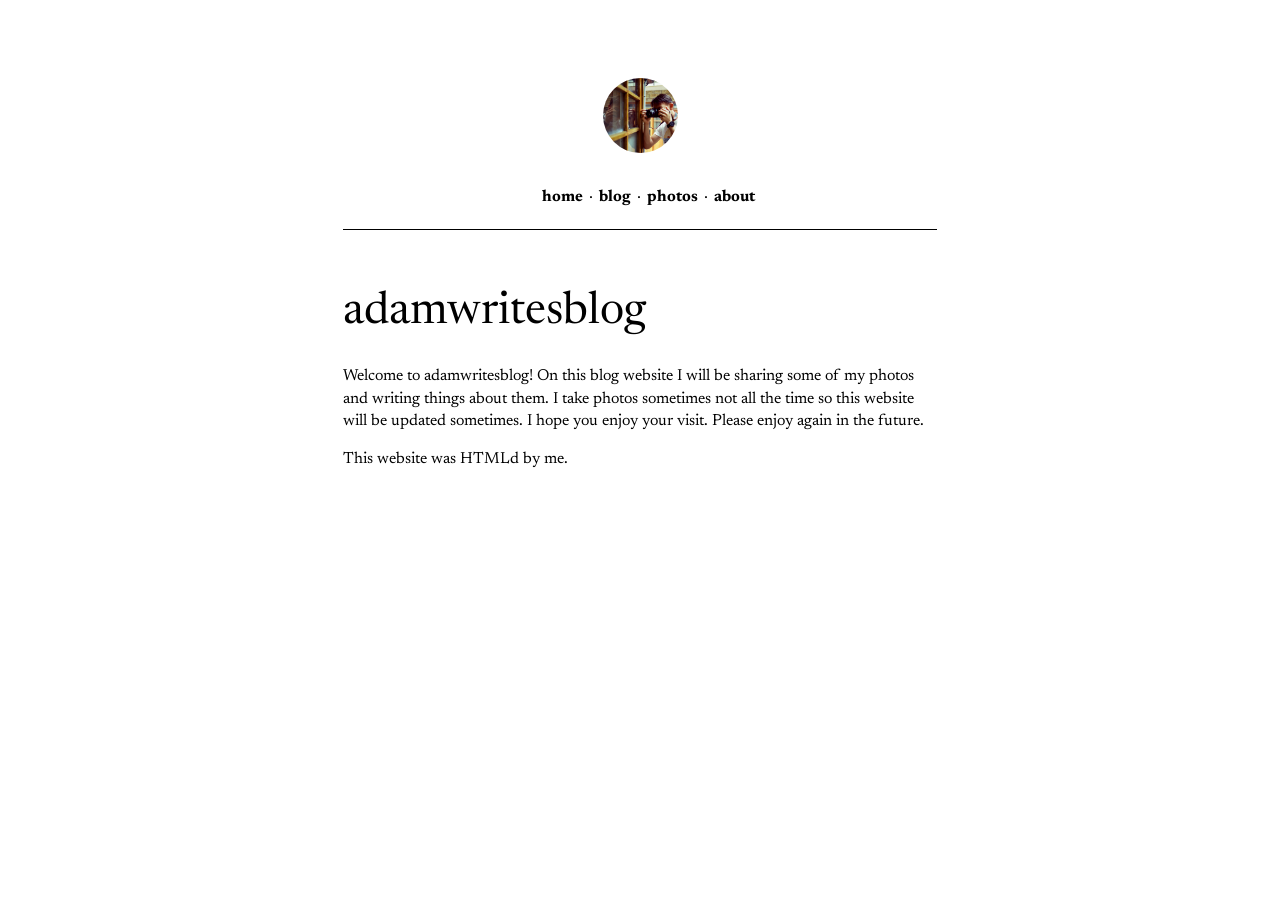
<file: index.html>
<!DOCTYPE HTML>
<html lang="en">
<head>
    <meta charset="utf-8">
    <meta name="viewport" content="width=device-width, initial-scale=1">
    <title>adamwritesblog</title>
    <link rel="stylesheet" href="style.css">
    <link rel="icon" href="favicon.ico">
</head>
<body>
    <div id="header-container">
    </div>
    <div id="content-container">
        <hr style="height:1px;background-color:black;border-width:0;">            
        <div id="main-container">
            <h1>adamwritesblog</h1>
            
            <p>
                Welcome to adamwritesblog! On this blog website I will be sharing some of my photos and writing things about them. I take photos sometimes not all the time so this website will be updated sometimes. I hope you enjoy your visit. Please enjoy again in the future.
            </p>

            <p>
                This website was HTMLd by me.
            </p>
        </div>
    </div>
    <script src="header.js"></script>
</body>
</html>
</file>
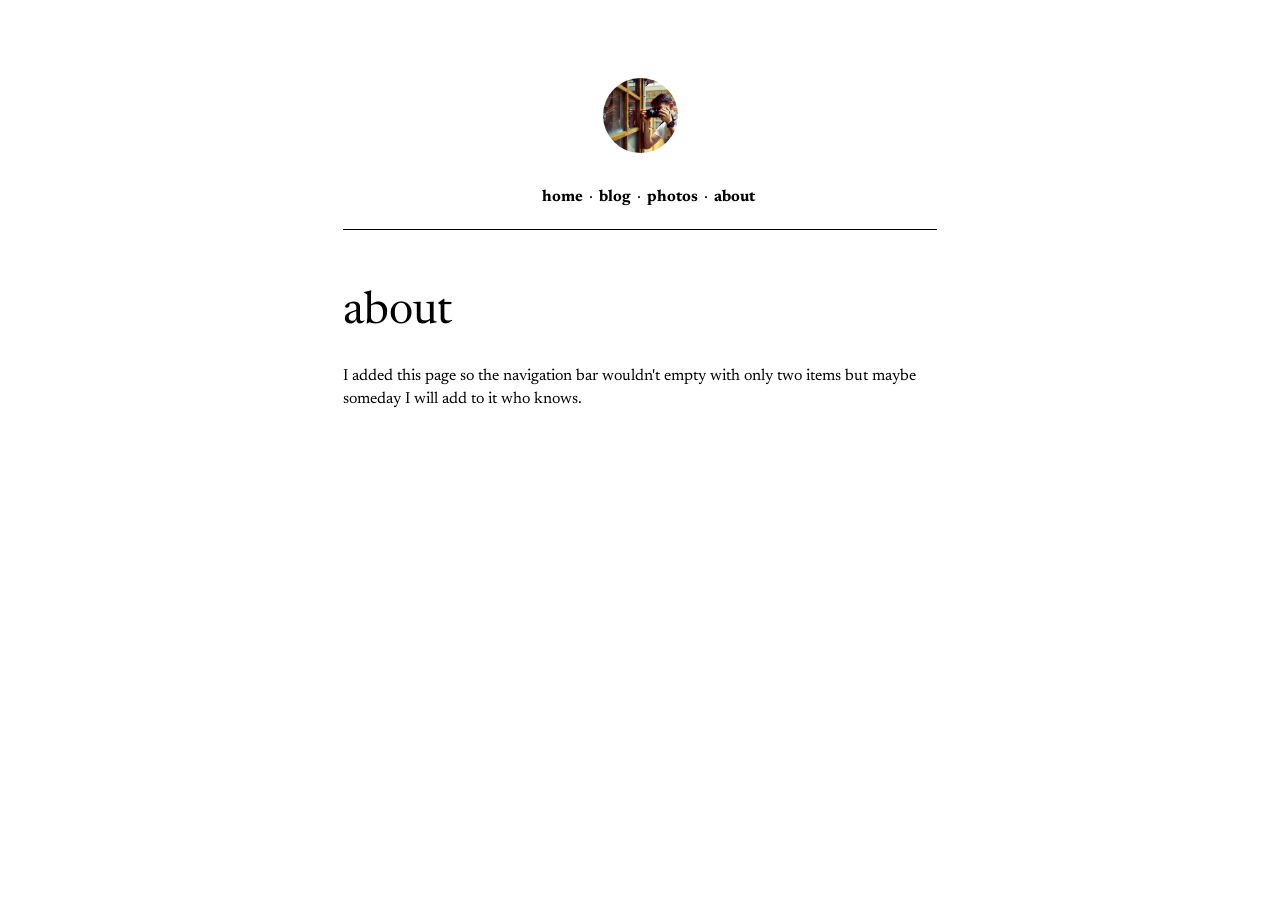
<file: about/index.html>
<!DOCTYPE HTML>
<html lang="en">
<head>
    <meta charset="utf-8">
    <meta name="viewport" content="width=device-width, initial-scale=1">
    <title>adamwritesblog</title>
    <link rel="stylesheet" href="../style.css">
    <link rel="icon" href="../favicon.ico">
</head>
<body>
    <div id="header-container">
    </div>
    <div id="content-container">
        <hr style="height:1px;background-color:black;border-width:0;">            
        <div id="main-container">
            <h1>about</h1>
            
            <p>
                I added this page so the navigation bar wouldn't empty with only two items but maybe someday I will add to it who knows. 
            </p>
        </div>
    </div>
    <script src="../header.js"></script>
</body>
</html>
</file>
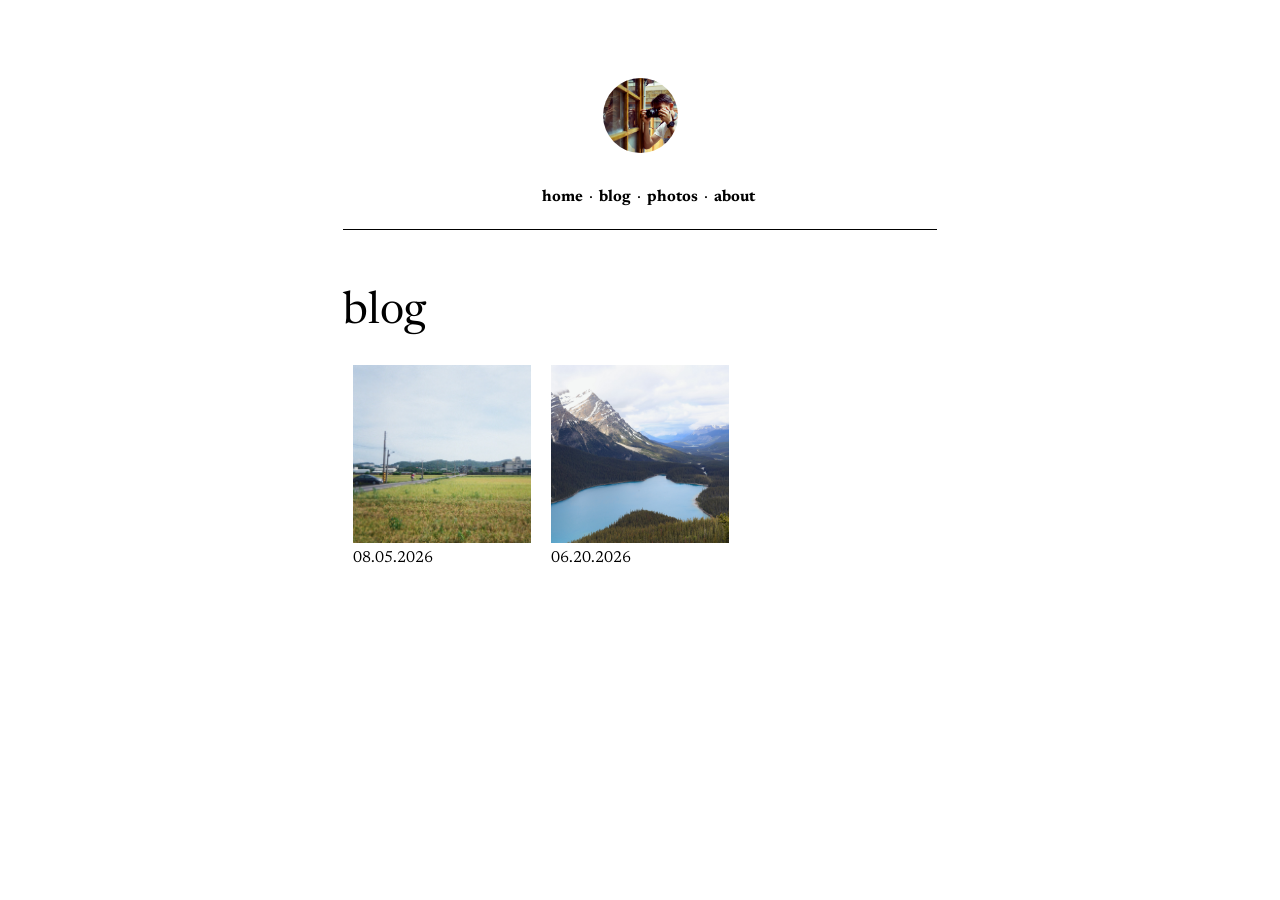
<file: blog/index.html>
<!DOCTYPE HTML>
<html lang="en">
<head>
    <meta charset="utf-8">
    <meta name="viewport" content="width=device-width, initial-scale=1">
    <title>adamwritesblog</title>
    <link rel="stylesheet" href="../style.css">
    <link rel="icon" href="../favicon.ico">
</head>
<body>
    <div id="header-container">
    </div>
    <div id="content-container">
        <hr style="height:1px;background-color:black;border-width:0;">    
        <div id="main-container">
            <h1 id="header">blog</h1>
            <div class="thumbnail-container">
                <div class="thumbnail" onclick="window.location.href = '20260805/index.html'">
                    <img src="20260805/thumbnail.jpeg" class="thumbnail-image">
                    <h2 class="thumbnail-title">08.05.2026</h2>
                </div>

                <div class="thumbnail" onclick="window.location.href = '20260620/index.html'">
                    <img src="20260620/thumbnail.jpeg" class="thumbnail-image">
                    <h2 class="thumbnail-title">06.20.2026</h2>
                </div>
            </div>
        </div>
    </div>
    <script src="../header.js"></script>
</body>
</html>
</file>
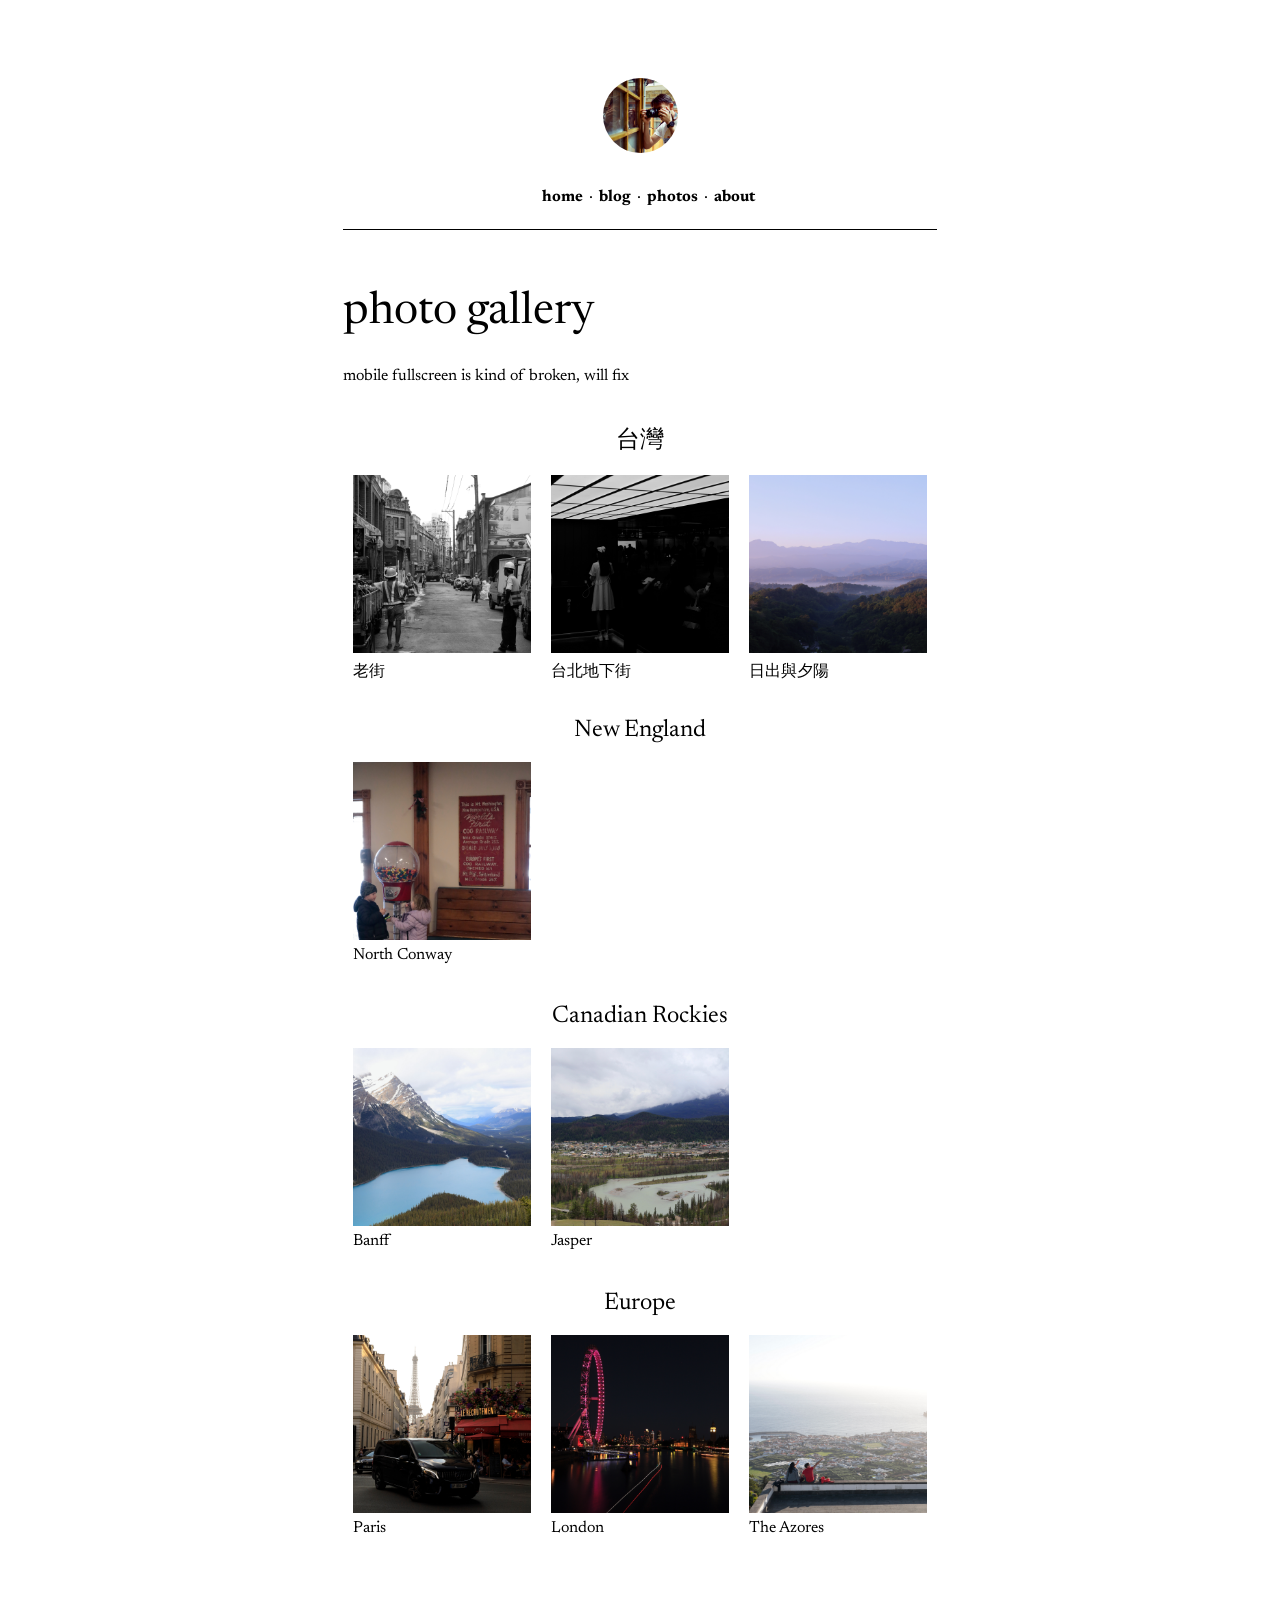
<file: photos/index.html>
<!DOCTYPE HTML>
<html lang="en">
<head>
    <meta charset="utf-8">
    <meta name="viewport" content="width=device-width, initial-scale=1">
    <title>adamwritesblog</title>
    <link rel="stylesheet" href="../style.css">
    <link rel="icon" href="../favicon.ico">
</head>
<body>
    <div id="header-container">
    </div>
    <div id="content-container">
        <hr style="height:1px;background-color:black;border-width:0;">            
        <div id="main-container">
            <h1>photo gallery</h1>
            <p>mobile fullscreen is kind of broken, will fix</p>
            <div class="gallery-title-container">
                <h2>台灣</h2>
            </div>
            <div class="thumbnail-container">
                <div class="thumbnail">
                    <img src="老街/thumbnail.jpeg" class="thumbnail-image" data-size="10" data-filename=".jpeg">
                    <h2 class="thumbnail-title">老街</h2>
                </div>
                <div class="thumbnail">
                    <img src="台北地下街/thumbnail.jpeg" class="thumbnail-image" data-size="4" data-filename=".jpeg">
                    <h2 class="thumbnail-title">台北地下街</h2>
                </div>
                <div class="thumbnail">
                    <img src="日出與夕陽/thumbnail.jpeg" class="thumbnail-image" data-size="8" data-filename=".jpeg">
                    <h2 class="thumbnail-title">日出與夕陽</h2>
                </div>
            </div>

            <div class="gallery-title-container">
                <h2>New England</h2>
            </div>
            <div class="thumbnail-container">
                <div class="thumbnail">
                    <img src="north_conway/thumbnail.jpeg" class="thumbnail-image" data-size="4" data-filename=".jpeg">
                    <h2 class="thumbnail-title">North Conway</h2>
                </div>
            </div>

            <div class="gallery-title-container">
                <h2>Canadian Rockies</h2>
            </div>
            <div class="thumbnail-container">
                <div class="thumbnail">
                    <img src="banff/thumbnail.jpeg" class="thumbnail-image" data-size="26" data-filename=".jpeg">
                    <h2 class="thumbnail-title">Banff</h2>
                </div>
                <div class="thumbnail">
                    <img src="jasper/thumbnail.jpeg" class="thumbnail-image" data-size="8" data-filename=".jpeg">
                    <h2 class="thumbnail-title">Jasper</h2>
                </div>
            </div>

            <div class="gallery-title-container">
                <h2>Europe</h2>
            </div>
            <div class="thumbnail-container">
                <div class="thumbnail">
                    <img src="paris/thumbnail.jpeg" class="thumbnail-image" data-size="9" data-filename=".jpeg">
                    <h2 class="thumbnail-title">Paris</h2>
                </div>
                <div class="thumbnail">
                    <img src="london/thumbnail.jpeg" class="thumbnail-image" data-size="14" data-filename=".jpeg">
                    <h2 class="thumbnail-title">London</h2>
                </div>
                <div class="thumbnail">
                    <img src="azores/thumbnail.jpeg" class="thumbnail-image" data-size="9" data-filename=".jpeg">
                    <h2 class="thumbnail-title">The Azores</h2>
                </div>
            </div>
        </div>
    </div>
    <script src="../header.js"></script>
    <script src="gallery.js"></script>
</body>
</html>
</file>
<file: style.css>
@font-face {
    font-family: 'Newsreader';
    src: url(fonts/newsreader.ttf); 
}

@font-face {
    font-family: 'customKaiti';
    src: url(fonts/cwTeXQKai-Medium.ttf);
}

@font-face {
    font-family: 'customSongti';
    src: url(fonts/SourceHanSerifTC-Regular.otf);
}
 
@media (orientation:landscape) {
    #content-container {
        margin-left: 25%;
        margin-right: 25%;
    }

    .thumbnail-container {
        display: grid;
        grid-template-columns: calc(100%/3) calc(100%/3) calc(100%/3);
        justify-items:center;
    }

    .thumbnail {
        width:90%;
    }

}

@media (orientation:portrait) {
    #content-container {
        margin-left: 10%;
        margin-right: 10%;
    }

    .thumbnail-container {
        display:flex;
        flex-direction:column;
        align-items:center;
    }

    .thumbnail {
        width:50%;
        justify-self:center;
    }
}

body {
    font-family: 'Newsreader', serif;
    padding: 3%;
}

h1 {
    font-weight: normal;
    font-size:45px;
    margin-block-start: 1.33em;
}

h2 {
    font-weight: normal;
}

p {
    line-height: 1.4em;
    font-size: 16px;
}

.navbar-link {
    color:black;
    text-decoration: none;
    margin-left: 1%;
    margin-right: 1%;
    font-weight: bold;
}

.text-image-container {
    margin-top: 3rem;
    margin-bottom: 3rem;
    display:flex;
    flex-direction:column;
    align-items:center;
}

.text-image-caption {
    margin-top: 0.5em;
    font-size: 14px;
    font-style: italic;
}

.text-image-location {
    margin-top: 0.5em;
    font-size: 14px;
}

.multiple-image-container {
    display: flex;
    justify-content:center;
}

.thumbnail {
    cursor: pointer;
    aspect-ratio: 1/1.25;
    overflow:hidden;
    user-select:none;
}

.thumbnail-image {
    width: 100%;
    aspect-ratio: 1/1;
}

.thumbnail-title {
    font-weight: normal;
    font-size:16px;
    margin-block-start: 0.2em;
}

.back-button-container {
    display:flex;
    justify-content:right;
}

.back-button {
    color:black;
    text-decoration:none;
    font-weight: bold;
}

#header-container {
    display: flex;
    flex-direction: column;
    align-items: center;
    margin-left: 10%;
    margin-right: 10%;
    margin-bottom: 2%;
}

#logo-container {
    padding-top: 2rem;
    padding-bottom: 2rem;
    
}

#logo-picture {
    border-radius: 50%;
    cursor: pointer;
}

#navbar-container {
    white-space:nowrap;
}

.thumbnail:fullscreen {
    cursor: default;
}

.fullscreened-image {
    width: 100%;
    height: 100%;
    object-fit:contain;
    object-position: center;
    user-select: none;
}

.gallery-control-container {
    position: fixed;
    background-color: rgb(0 0 0 / 50%);
    opacity: 1;
    transition: opacity 0.5s ease-in-out;
    top: 90%;
    right: 40%;
    left: 40%;
    justify-self:center;
    padding: 0.5rem;
    padding-bottom: 0;
    display: flex;
    flex-direction:column;
}

.gallery-control-container-upper {
    display:flex;
    flex-wrap:nowrap
}

.gallery-control-container-lower {
    display:flex;
    justify-content:center;
}

.gallery-control-container.idle {
    opacity: 0;
    pointer-events: none;
}

.fullscreened-title {
    color: bisque;
    font-size: 18px;
    margin-left: 1rem;
    margin-right: 1rem;
    user-select: none;
    white-space: nowrap;
}

.gallery-button {
    
    color:bisque;
    font-size: 18px;
    user-select: none;
    cursor: pointer;
    font-weight: normal;
}

.gallery-button:hover {
    font-weight: 900;
    color:white;
}
.gallery-title-container {
    display: flex;
    justify-content: center;
}

.iphone-fullscreen-element {
    width: 100vw;
    height: 100vh;
    height: -webkit-fill-available;
    position: fixed;
    top: 0;
    left: 0;
    z-index: 99999;
    background-color: black;
}

body:has(.iphone-fullscreen-element) > :not(.iphone-fullscreen-element):not(.iphone-fullscreen-element *) {
    pointer-events: none;
}

body:has(.iphone-fullscreen-element) .iphone-fullscreen-element .gallery-control-container *{
    pointer-events: auto !important;
}

body:has(.iphone-fullscreen-element) {
    overflow: hidden;
}

.chinese {
    font-size: 18px;
    font-family: "Songti TC", "Songti TC Regular", "SimSun", "STSong", "customSongti", serif;
    font-weight: normal;
}

.chinese.alt {
    margin-left: 2em;
    font-family: 'KaiTi', 'Kaiti TC', 'Kaiti SC Regular', 'STKaiti', "customKaiti", serif;
}
</file>
